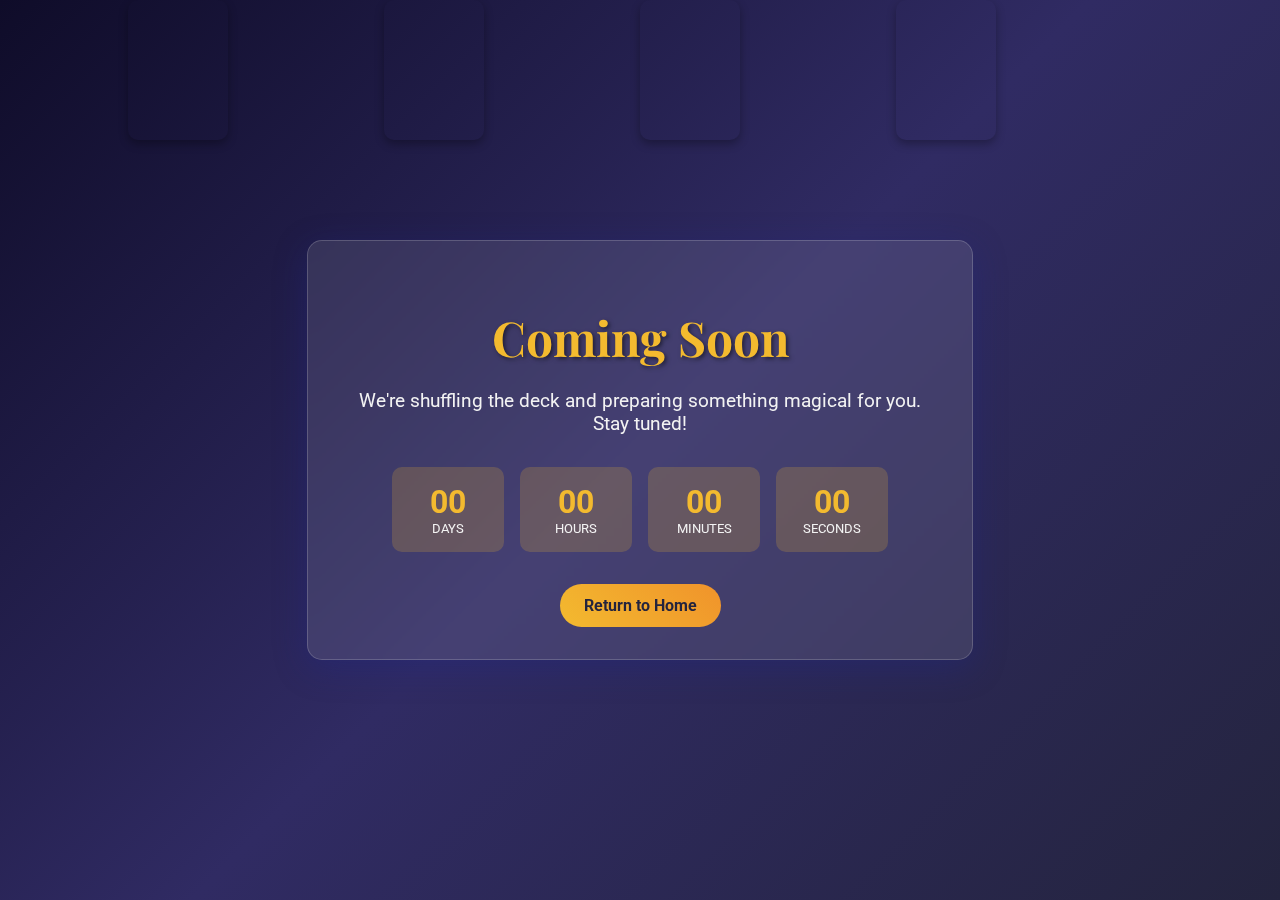
<file: comingsoon.html>
<html><head>
<title>Coming Soon - The Magic Card</title>
<style>
@import url('https://fonts.googleapis.com/css2?family=Playfair+Display:wght@400;700&family=Roboto:wght@300;400;700&display=swap');

body {
  font-family: 'Roboto', sans-serif;
  background: linear-gradient(135deg, #0f0c29, #302b63, #24243e);
  color: #f3f3f3;
  margin: 0;
  padding: 0;
  display: flex;
  justify-content: center;
  align-items: center;
  min-height: 100vh;
  overflow: hidden;
}

.container {
  text-align: center;
  padding: 2rem;
  background: rgba(255, 255, 255, 0.1);
  border-radius: 15px;
  box-shadow: 0 8px 32px 0 rgba(31, 38, 135, 0.37);
  backdrop-filter: blur(4px);
  border: 1px solid rgba(255, 255, 255, 0.18);
  max-width: 600px;
  width: 90%;
  z-index: 10;
}

h1 {
  font-family: 'Playfair Display', serif;
  font-size: 3rem;
  color: #f3ba2f;
  margin-bottom: 1rem;
  text-shadow: 2px 2px 4px rgba(0,0,0,0.5);
}

p {
  font-size: 1.2rem;
  margin-bottom: 2rem;
}

.countdown {
  display: flex;
  justify-content: center;
  gap: 1rem;
  margin-bottom: 2rem;
}

.countdown-item {
  background: rgba(243, 186, 47, 0.2);
  padding: 1rem;
  border-radius: 10px;
  min-width: 80px;
}

.countdown-number {
  font-size: 2rem;
  font-weight: bold;
  color: #f3ba2f;
}

.countdown-label {
  font-size: 0.8rem;
  text-transform: uppercase;
}

.cta-button {
  background: linear-gradient(45deg, #f3ba2f, #f0932b);
  color: #24243e;
  padding: 12px 24px;
  border: none;
  border-radius: 25px;
  font-size: 1rem;
  font-weight: bold;
  cursor: pointer;
  transition: all 0.3s ease;
  text-decoration: none;
  display: inline-block;
}

.cta-button:hover {
  transform: translateY(-2px);
  box-shadow: 0 4px 10px rgba(243, 186, 47, 0.3);
}

.floating-elements {
  position: fixed;
  top: 0;
  left: 0;
  width: 100%;
  height: 100%;
  pointer-events: none;
  z-index: 1;
}

.floating-card, .floating-crypto {
  position: absolute;
  animation: float 15s infinite linear;
}

.floating-card {
  width: 100px;
  height: 140px;
  background-size: cover;
  background-position: center;
  border-radius: 10px;
  box-shadow: 0 4px 10px rgba(0,0,0,0.3);
}

.floating-crypto {
  width: 60px;
  height: 60px;
  background-size: contain;
  background-repeat: no-repeat;
  background-position: center;
}

@keyframes float {
  0% {
    transform: translateY(100vh) rotate(0deg);
  }
  100% {
    transform: translateY(-100vh) rotate(360deg);
  }
}
</style>
</head>
<body>
  <div class="floating-elements">
    <div class="floating-card" style="left: 10%; animation-duration: 12s; background-image: url('https://deckofcardsapi.com/static/img/KH.png');"></div>
    <div class="floating-card" style="left: 30%; animation-duration: 15s; animation-delay: -3s; background-image: url('https://deckofcardsapi.com/static/img/AS.png');"></div>
    <div class="floating-card" style="left: 50%; animation-duration: 18s; animation-delay: -7s; background-image: url('https://deckofcardsapi.com/static/img/QD.png');"></div>
    <div class="floating-card" style="left: 70%; animation-duration: 14s; animation-delay: -5s; background-image: url('https://deckofcardsapi.com/static/img/JC.png');"></div>
    <div class="floating-crypto" style="left: 20%; animation-duration: 16s; animation-delay: -2s; background-image: url('https://cryptologos.cc/logos/bitcoin-btc-logo.png');"></div>
    <div class="floating-crypto" style="left: 60%; animation-duration: 13s; animation-delay: -6s; background-image: url('https://cryptologos.cc/logos/ethereum-eth-logo.png');"></div>
    <div class="floating-crypto" style="left: 80%; animation-duration: 17s; animation-delay: -4s; background-image: url('https://cryptologos.cc/logos/binance-coin-bnb-logo.png');"></div>
  </div>

  <div class="container">
    <h1>Coming Soon</h1>
    <p>We're shuffling the deck and preparing something magical for you. Stay tuned!</p>
    
    <div class="countdown">
      <div class="countdown-item">
        <div class="countdown-number" id="days">00</div>
        <div class="countdown-label">Days</div>
      </div>
      <div class="countdown-item">
        <div class="countdown-number" id="hours">00</div>
        <div class="countdown-label">Hours</div>
      </div>
      <div class="countdown-item">
        <div class="countdown-number" id="minutes">00</div>
        <div class="countdown-label">Minutes</div>
      </div>
      <div class="countdown-item">
        <div class="countdown-number" id="seconds">00</div>
        <div class="countdown-label">Seconds</div>
      </div>
    </div>
    
    <a href="index.html" class="cta-button">Return to Home</a>
  </div>

  <script>
    // Set the date we're counting down to (30 days from now)
    var countDownDate = new Date();
    countDownDate.setDate(countDownDate.getDate() + 30);

    // Update the countdown every 1 second
    var x = setInterval(function() {
      var now = new Date().getTime();
      var distance = countDownDate - now;

      var days = Math.floor(distance / (1000 * 60 * 60 * 24));
      var hours = Math.floor((distance % (1000 * 60 * 60 * 24)) / (1000 * 60 * 60));
      var minutes = Math.floor((distance % (1000 * 60 * 60)) / (1000 * 60));
      var seconds = Math.floor((distance % (1000 * 60)) / 1000);

      document.getElementById("days").innerHTML = days.toString().padStart(2, '0');
      document.getElementById("hours").innerHTML = hours.toString().padStart(2, '0');
      document.getElementById("minutes").innerHTML = minutes.toString().padStart(2, '0');
      document.getElementById("seconds").innerHTML = seconds.toString().padStart(2, '0');

      if (distance < 0) {
        clearInterval(x);
        document.getElementById("countdown").innerHTML = "EXPIRED";
      }
    }, 1000);
  </script>
</body>
</html>
</file>
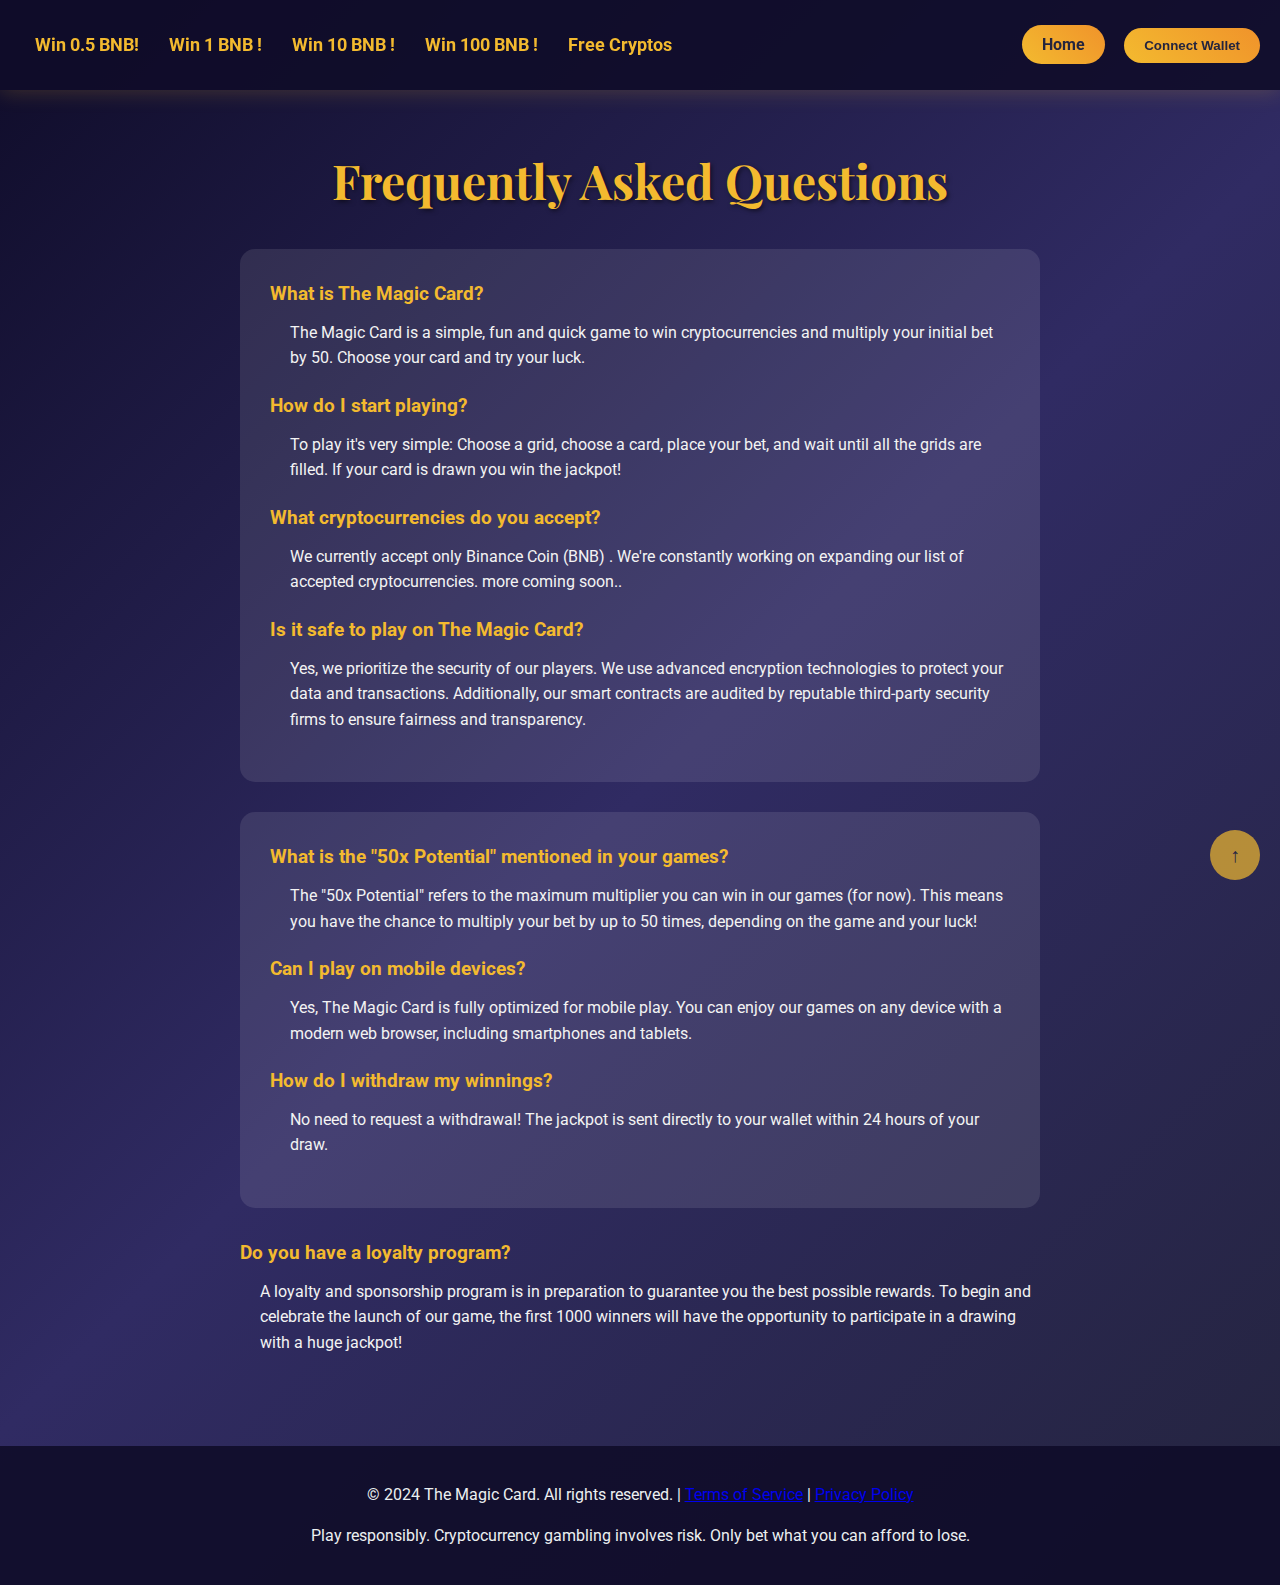
<file: faq.html>
<html><head><base href="https://themagiccard.crypto/faq">
<title>The Magic Card - FAQ</title>
<style>
@import url('https://fonts.googleapis.com/css2?family=Playfair+Display:wght@400;700&family=Roboto:wght@300;400;700&display=swap');

body {
  font-family: 'Roboto', sans-serif;
  background: linear-gradient(135deg, #0f0c29, #302b63, #24243e);
  color: #f3f3f3;
  margin: 0;
  padding: 0;
  line-height: 1.6;
}

.container {
  max-width: 800px;
  margin: 0 auto;
  padding: 20px;
}

header {
  background: rgba(15, 12, 41, 0.9);
  padding: 15px 0;
  position: sticky;
  top: 0;
  z-index: 1000;
  box-shadow: 0 2px 20px rgba(243, 186, 47, 0.2);
}

nav {
  display: flex;
  justify-content: space-between;
  align-items: center;
  padding: 0 20px;
}

nav ul {
  list-style-type: none;
  padding: 0;
  display: flex;
  align-items: center;
}

nav ul li {
  margin: 0 15px;
}

nav ul li a {
  color: #f3ba2f;
  text-decoration: none;
  font-weight: bold;
  transition: all 0.3s ease;
  position: relative;
  font-size: 1.1em;
}

nav ul li a:hover {
  color: #ffffff;
  text-shadow: 0 0 10px #f3ba2f;
}

.wallet-btn, .home-btn {
  background: linear-gradient(45deg, #f3ba2f, #f0932b);
  color: #24243e;
  padding: 10px 20px;
  border: none;
  border-radius: 50px;
  font-weight: bold;
  cursor: pointer;
  transition: all 0.3s ease;
  text-decoration: none;
  margin-left: 15px;
}

.wallet-btn:hover, .home-btn:hover {
  transform: translateY(-2px);
  box-shadow: 0 4px 10px rgba(243, 186, 47, 0.3);
}

h1, h2 {
  color: #f3ba2f;
  font-family: 'Playfair Display', serif;
}

h1 {
  font-size: 3em;
  text-align: center;
  margin-bottom: 30px;
  text-shadow: 2px 2px 4px rgba(0,0,0,0.5);
}

.faq-section {
  background: rgba(255,255,255,0.1);
  border-radius: 15px;
  padding: 30px;
  margin-bottom: 30px;
}

.faq-item {
  margin-bottom: 20px;
}

.faq-question {
  font-weight: bold;
  color: #f3ba2f;
  margin-bottom: 10px;
  font-size: 1.2em;
}

.faq-answer {
  padding-left: 20px;
}

footer {
  background: rgba(15, 12, 41, 0.9);
  color: #ecf0f1;
  text-align: center;
  padding: 20px 0;
  margin-top: 50px;
}

.back-to-top {
  position: fixed;
  bottom: 20px;
  right: 20px;
  background: #f3ba2f;
  color: #24243e;
  width: 50px;
  height: 50px;
  text-align: center;
  line-height: 50px;
  border-radius: 50%;
  font-size: 20px;
  text-decoration: none;
  transition: all 0.3s ease;
  opacity: 0.7;
}

.back-to-top:hover {
  opacity: 1;
  transform: translateY(-5px);
}
</style>
</head>
<body>
  <header>
    <nav>
      <ul>
        <li><a href="magique.html">Win 0.5 BNB!</a></li>
        <li><a href="comingsoon.html"> Win 1 BNB !</a></li>
        <li><a href="comingsoon.html">Win 10 BNB !</a></li>
        <li><a href="comingsoon.html"> Win 100 BNB !</a></li>
        <li><a href="comingsoon.html">Free Cryptos</a></li>
      </ul>
      <div>
        <a href="index.html" class="home-btn">Home</a>
        <button class="wallet-btn">Connect Wallet</button>
      </div>
    </nav>
  </header>
  
  <div class="container">
    <h1>Frequently Asked Questions</h1>
    
    <div class="faq-section">
      <div class="faq-item">
        <div class="faq-question">What is The Magic Card?</div>
        <div class="faq-answer">The Magic Card is a simple, fun and quick game to win cryptocurrencies and multiply your initial bet by 50. Choose your card and try your luck.</div>
      </div>
      
      <div class="faq-item">
        <div class="faq-question">How do I start playing?</div>
        <div class="faq-answer">To play it's very simple: Choose a grid, choose a card, place your bet, and wait until all the grids are filled. If your card is drawn you win the jackpot!</div>
      </div>
      
      <div class="faq-item">
        <div class="faq-question">What cryptocurrencies do you accept?</div>
        <div class="faq-answer">We currently accept only Binance Coin (BNB) . We're constantly working on expanding our list of accepted cryptocurrencies. more coming soon..</div>
      </div>
      
      <div class="faq-item">
        <div class="faq-question">Is it safe to play on The Magic Card?</div>
        <div class="faq-answer">Yes, we prioritize the security of our players. We use advanced encryption technologies to protect your data and transactions. Additionally, our smart contracts are audited by reputable third-party security firms to ensure fairness and transparency.</div>
      </div>
    </div>
    
    <div class="faq-section">
      <div class="faq-item">
        <div class="faq-question">What is the "50x Potential" mentioned in your games?</div>
        <div class="faq-answer">The "50x Potential" refers to the maximum multiplier you can win in our games (for now). This means you have the chance to multiply your bet by up to 50 times, depending on the game and your luck!</div>
      </div>
      
      <div class="faq-item">
        <div class="faq-question">Can I play on mobile devices?</div>
        <div class="faq-answer">Yes, The Magic Card is fully optimized for mobile play. You can enjoy our games on any device with a modern web browser, including smartphones and tablets.</div>
      </div>
      
      <div class="faq-item">
        <div class="faq-question">How do I withdraw my winnings?</div>
        <div class="faq-answer">No need to request a withdrawal! The jackpot is sent directly to your wallet within 24 hours of your draw. </div>
      </div>
    </div>
	
      <div class="faq-item">
        <div class="faq-question">Do you have a loyalty program?</div>
        <div class="faq-answer">A loyalty and sponsorship program is in preparation to guarantee you the best possible rewards. To begin and celebrate the launch of our game, the first 1000 winners will have the opportunity to participate in a drawing with a huge jackpot! </div>
      </div>
	  
    </div>
  </div>

  <footer>
    <p>&copy; 2024 The Magic Card. All rights reserved. | <a href="/terms">Terms of Service</a> | <a href="/privacy">Privacy Policy</a></p>
    <p>Play responsibly. Cryptocurrency gambling involves risk. Only bet what you can afford to lose.</p>
  </footer>

  <a href="#" class="back-to-top">↑</a>

  <script>
    // Smooth scrolling for the back to top button
    document.querySelector('.back-to-top').addEventListener('click', function(e) {
      e.preventDefault();
      window.scrollTo({ top: 0, behavior: 'smooth' });
    });

    // Show/hide back to top button based on scroll position
    window.addEventListener('scroll', function() {
      var backToTop = document.querySelector('.back-to-top');
      if (window.pageYOffset > 300) {
        backToTop.style.display = 'block';
      } else {
        backToTop.style.display = 'none';
      }
    });
  </script>
</body>
</html>
</file>
